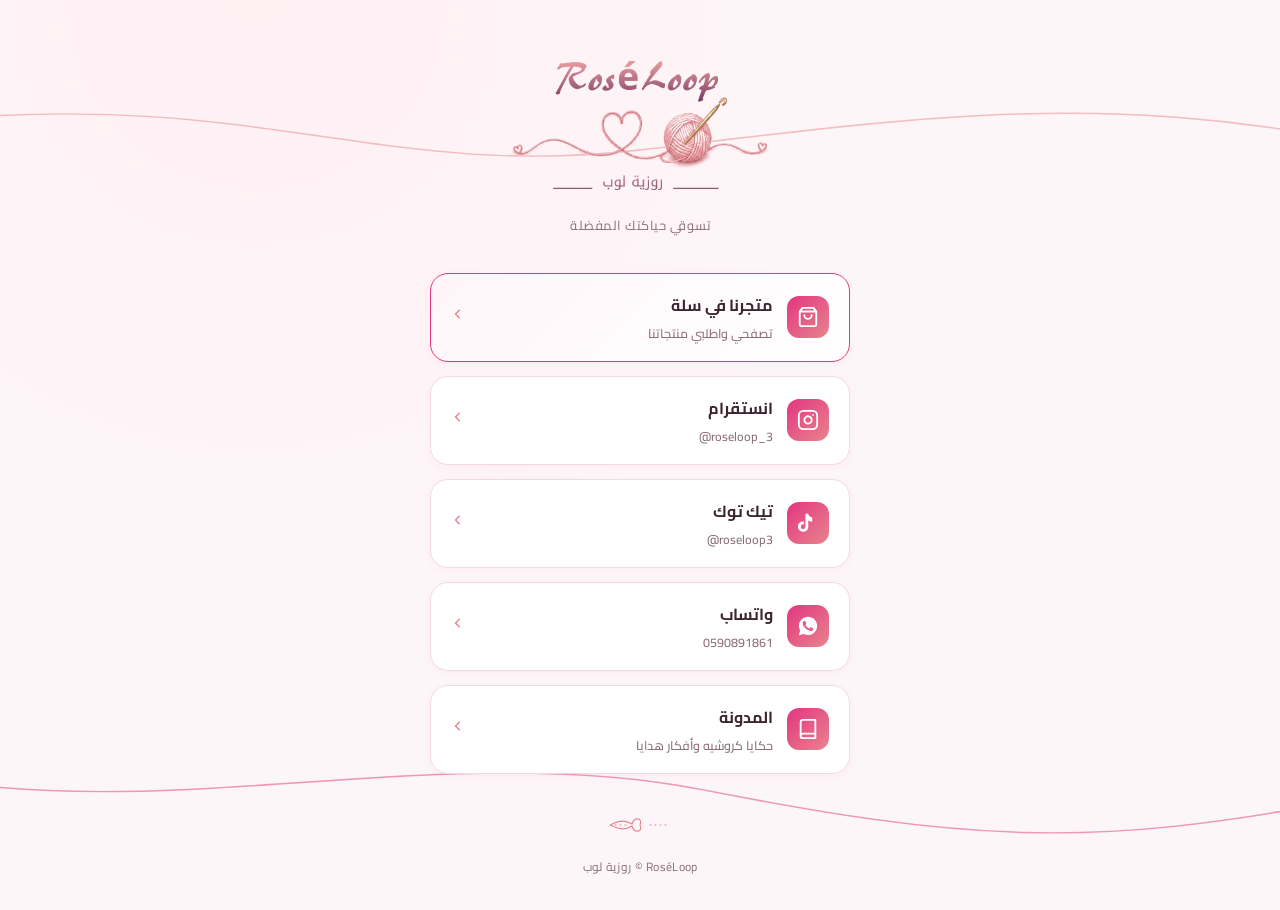
<file: index.html>
<!DOCTYPE html>
<html lang="ar" dir="rtl">
<head>
<script async src="https://www.googletagmanager.com/gtag/js?id=G-4NLNE7TMEF"></script>
<script>
  window.dataLayer = window.dataLayer || [];
  function gtag(){dataLayer.push(arguments);}
  gtag('js', new Date());
  gtag('config', 'G-4NLNE7TMEF');
</script>

<meta charset="UTF-8">
<meta name="viewport" content="width=device-width, initial-scale=1.0">
<title>RoséLoop | روزية لوب</title>
<link rel="preconnect" href="https://fonts.googleapis.com">
<link href="https://fonts.googleapis.com/css2?family=Cairo:wght@400;500;600;700;800&display=swap" rel="stylesheet">
<style>
  :root{
    --pink-deep:#E3367F;
    --pink-soft:#E7848E;
    --bg:#FDF6F8;
    --bg-card:#FFFFFF;
    --ink:#3A2530;
    --ink-soft:#8B6E76;
    --line:#F3D9E1;
  }
  *{box-sizing:border-box; margin:0; padding:0;}
  body{
    font-family:'Cairo', sans-serif;
    background: radial-gradient(circle at 20% 0%, #FFF0F4 0%, var(--bg) 45%);
    color:var(--ink);
    min-height:100vh;
    display:flex;
    flex-direction:column;
    align-items:center;
    padding:48px 20px 32px;
    position:relative;
    overflow-x:hidden;
  }

  /* decorative loop thread across background */
  .thread-bg{
    position:fixed;
    inset:0;
    pointer-events:none;
    z-index:0;
    opacity:0.5;
  }
  .thread-bg svg{width:100%; height:100%;}

  .page{
    position:relative;
    z-index:1;
    width:100%;
    max-width:420px;
    display:flex;
    flex-direction:column;
    align-items:center;
  }

  .logo-wrap{
    display:flex;
    flex-direction:column;
    align-items:center;
    margin-bottom:8px;
    opacity:0;
    animation: riseIn 0.7s ease-out forwards;
  }
  .logo-wrap img{
    width:280px;
    height:auto;
  }

  .tagline{
    font-size:13px;
    color:var(--ink-soft);
    letter-spacing:0.5px;
    margin-top:2px;
    margin-bottom:36px;
    opacity:0;
    animation: riseIn 0.7s ease-out 0.15s forwards;
  }

  .links{
    width:100%;
    display:flex;
    flex-direction:column;
    gap:14px;
  }

  .link-card{
    position:relative;
    display:flex;
    align-items:center;
    gap:14px;
    width:100%;
    padding:16px 20px;
    background:var(--bg-card);
    border:1.5px solid var(--line);
    border-radius:18px;
    text-decoration:none;
    color:var(--ink);
    font-weight:600;
    font-size:16px;
    box-shadow:0 2px 10px rgba(227,54,127,0.05);
    transition: transform 0.22s ease, box-shadow 0.22s ease, border-color 0.22s ease;
    opacity:0;
    animation: riseIn 0.6s ease-out forwards;
    overflow:hidden;
  }
  .link-card:nth-of-type(1){animation-delay:0.28s;}
  .link-card:nth-of-type(2){animation-delay:0.38s;}
  .link-card:nth-of-type(3){animation-delay:0.48s;}
  .link-card:nth-of-type(4){animation-delay:0.58s;}

  .link-card:active{transform:scale(0.98);}
  .link-card:hover{
    transform:translateY(-3px);
    box-shadow:0 10px 24px rgba(227,54,127,0.16);
    border-color:var(--pink-soft);
  }

  .link-card .icon{
    flex-shrink:0;
    width:42px;
    height:42px;
    border-radius:12px;
    display:flex;
    align-items:center;
    justify-content:center;
    background:linear-gradient(135deg, var(--pink-deep), var(--pink-soft));
    color:#fff;
  }
  .link-card .icon svg{width:22px; height:22px;}

  .link-text{display:flex; flex-direction:column; gap:2px;}
  .link-text .label{font-size:16px; font-weight:700;}
  .link-text .sub{font-size:12.5px; color:var(--ink-soft); font-weight:500;}

  .link-card .arrow{
    margin-inline-start:auto;
    color:var(--pink-soft);
    flex-shrink:0;
  }

  /* store card gets a subtle featured style */
  .link-card.store{
    background:linear-gradient(135deg, #FFF5F8, #FFFFFF);
    border-color:var(--pink-deep);
  }

  footer{
    margin-top:44px;
    text-align:center;
    opacity:0;
    animation: riseIn 0.6s ease-out 0.7s forwards;
  }
  footer .heart-divider{
    width:60px;
    height:14px;
    margin:0 auto 14px;
    color:var(--pink-soft);
  }
  footer p{
    font-size:12px;
    color:var(--ink-soft);
    letter-spacing:0.3px;
  }

  @keyframes riseIn{
    from{opacity:0; transform:translateY(14px);}
    to{opacity:1; transform:translateY(0);}
  }

  @media (prefers-reduced-motion: reduce){
    .logo-wrap, .tagline, .link-card, footer{
      animation:none !important;
      opacity:1 !important;
      transform:none !important;
    }
  }

  a:focus-visible, .link-card:focus-visible{
    outline:2.5px solid var(--pink-deep);
    outline-offset:3px;
  }
</style>
</head>
<body>

<div class="thread-bg" aria-hidden="true">
  <svg viewBox="0 0 400 900" preserveAspectRatio="none">
    <path d="M -20 120 C 80 90, 120 180, 200 150 S 340 90, 420 140"
          fill="none" stroke="#E7848E" stroke-width="1.4" stroke-linecap="round"/>
    <path d="M -20 780 C 60 820, 140 740, 220 790 S 340 850, 420 800"
          fill="none" stroke="#E3367F" stroke-width="1.4" stroke-linecap="round"/>
  </svg>
</div>

<div class="page">

  <div class="logo-wrap">
    <img src="[data-uri]" alt="RoséLoop - روزية لوب">
  </div>
  <p class="tagline">تسوقي حياكتك المفضلة</p>

  <nav class="links">

    <a class="link-card store" href="https://salla.sa/roseloop" target="_blank" rel="noopener">
      <span class="icon">
        <svg viewBox="0 0 24 24" fill="none" stroke="currentColor" stroke-width="2" stroke-linecap="round" stroke-linejoin="round"><path d="M6 2 3 6v14a2 2 0 0 0 2 2h14a2 2 0 0 0 2-2V6l-3-4Z"/><path d="M3 6h18"/><path d="M16 10a4 4 0 0 1-8 0"/></svg>
      </span>
      <span class="link-text">
        <span class="label">متجرنا في سلة</span>
        <span class="sub">تصفحي واطلبي منتجاتنا</span>
      </span>
      <span class="arrow">
        <svg width="18" height="18" viewBox="0 0 24 24" fill="none" stroke="currentColor" stroke-width="2" stroke-linecap="round" stroke-linejoin="round"><path d="M11 17 6 12l5-5"/></svg>
      </span>
    </a>

    <a class="link-card" href="https://www.instagram.com/roseloop_3" target="_blank" rel="noopener">
      <span class="icon">
        <svg viewBox="0 0 24 24" fill="none" stroke="currentColor" stroke-width="2" stroke-linecap="round" stroke-linejoin="round"><rect x="2" y="2" width="20" height="20" rx="5"/><path d="M16 11.37A4 4 0 1 1 12.63 8 4 4 0 0 1 16 11.37z"/><line x1="17.5" y1="6.5" x2="17.51" y2="6.5"/></svg>
      </span>
      <span class="link-text">
        <span class="label">انستقرام</span>
        <span class="sub">roseloop_3@</span>
      </span>
      <span class="arrow">
        <svg width="18" height="18" viewBox="0 0 24 24" fill="none" stroke="currentColor" stroke-width="2" stroke-linecap="round" stroke-linejoin="round"><path d="M11 17 6 12l5-5"/></svg>
      </span>
    </a>

    <a class="link-card" href="https://www.tiktok.com/@roseloop3" target="_blank" rel="noopener">
      <span class="icon">
        <svg viewBox="0 0 24 24" fill="currentColor"><path d="M16.6 5.82a4.28 4.28 0 0 1-3.14-1.4A4.34 4.34 0 0 1 12.3 2h-3.1v14.06a2.5 2.5 0 1 1-1.77-2.39V10.4a5.66 5.66 0 1 0 4.87 5.6V9.15a7.4 7.4 0 0 0 4.3 1.38V7.36a4.3 4.3 0 0 1-.1-1.54Z"/></svg>
      </span>
      <span class="link-text">
        <span class="label">تيك توك</span>
        <span class="sub">roseloop3@</span>
      </span>
      <span class="arrow">
        <svg width="18" height="18" viewBox="0 0 24 24" fill="none" stroke="currentColor" stroke-width="2" stroke-linecap="round" stroke-linejoin="round"><path d="M11 17 6 12l5-5"/></svg>
      </span>
    </a>

    <a class="link-card" href="https://wa.me/966590891861" target="_blank" rel="noopener">
      <span class="icon">
        <svg viewBox="0 0 24 24" fill="currentColor"><path d="M12.04 2C6.58 2 2.13 6.45 2.13 11.91c0 1.75.46 3.45 1.32 4.95L2 22l5.28-1.38a9.9 9.9 0 0 0 4.76 1.21h.01c5.46 0 9.9-4.45 9.9-9.92C21.96 6.45 17.51 2 12.04 2Zm5.8 14.1c-.24.68-1.4 1.3-1.94 1.38-.5.08-1.13.11-1.82-.11-.42-.13-.96-.31-1.65-.6-2.91-1.26-4.81-4.19-4.96-4.39-.14-.2-1.19-1.58-1.19-3.02s.75-2.14 1.02-2.44c.26-.29.57-.36.76-.36.19 0 .38 0 .55.01.18.01.42-.07.65.5.24.58.81 2 .88 2.15.07.15.12.32.02.51-.09.2-.14.32-.28.49-.14.17-.29.38-.42.51-.14.14-.28.29-.12.57.16.29.71 1.18 1.53 1.92 1.05.94 1.94 1.24 2.22 1.38.29.14.45.12.62-.07.17-.2.71-.83.9-1.11.19-.29.38-.24.63-.15.26.1 1.65.78 1.94.92.28.14.47.21.53.33.07.12.07.68-.17 1.36Z"/></svg>
      </span>
      <span class="link-text">
        <span class="label">واتساب</span>
        <span class="sub" dir="ltr" style="unicode-bidi:isolate;">0590891861</span>
      </span>
      <span class="arrow">
        <svg width="18" height="18" viewBox="0 0 24 24" fill="none" stroke="currentColor" stroke-width="2" stroke-linecap="round" stroke-linejoin="round"><path d="M11 17 6 12l5-5"/></svg>
      </span>
    </a>

    <a class="link-card" href="blog/index.html">
      <span class="icon">
        <svg viewBox="0 0 24 24" fill="none" stroke="currentColor" stroke-width="2" stroke-linecap="round" stroke-linejoin="round"><path d="M4 19.5A2.5 2.5 0 0 1 6.5 17H20"/><path d="M6.5 2H20v20H6.5A2.5 2.5 0 0 1 4 19.5v-15A2.5 2.5 0 0 1 6.5 2z"/></svg>
      </span>
      <span class="link-text">
        <span class="label">المدونة</span>
        <span class="sub">حكايا كروشيه وأفكار هدايا</span>
      </span>
      <span class="arrow">
        <svg width="18" height="18" viewBox="0 0 24 24" fill="none" stroke="currentColor" stroke-width="2" stroke-linecap="round" stroke-linejoin="round"><path d="M11 17 6 12l5-5"/></svg>
      </span>
    </a>

  </nav>

  <footer>
    <svg class="heart-divider" viewBox="0 0 60 14" fill="none" xmlns="http://www.w3.org/2000/svg">
      <path d="M0 7 C10 2, 15 2, 22 6 C24 -1, 33 -1, 30 7 C33 -1, 24 -1, 22 6 C15 2, 10 2, 0 7 C10 12, 15 12, 22 8 C24 15, 33 15, 30 7 C33 15, 24 15, 22 8 C15 12, 10 12, 0 7 Z"
        stroke="currentColor" stroke-width="1.1" fill="none" stroke-linecap="round"/>
      <path d="M40 7h20" stroke="currentColor" stroke-width="1" stroke-linecap="round" stroke-dasharray="1 4"/>
      <path d="M0 7h20" stroke="currentColor" stroke-width="1" stroke-linecap="round" stroke-dasharray="1 4"/>
    </svg>
    <p>RoséLoop © روزية لوب</p>
  </footer>

</div>

</body>
</html>
</file>
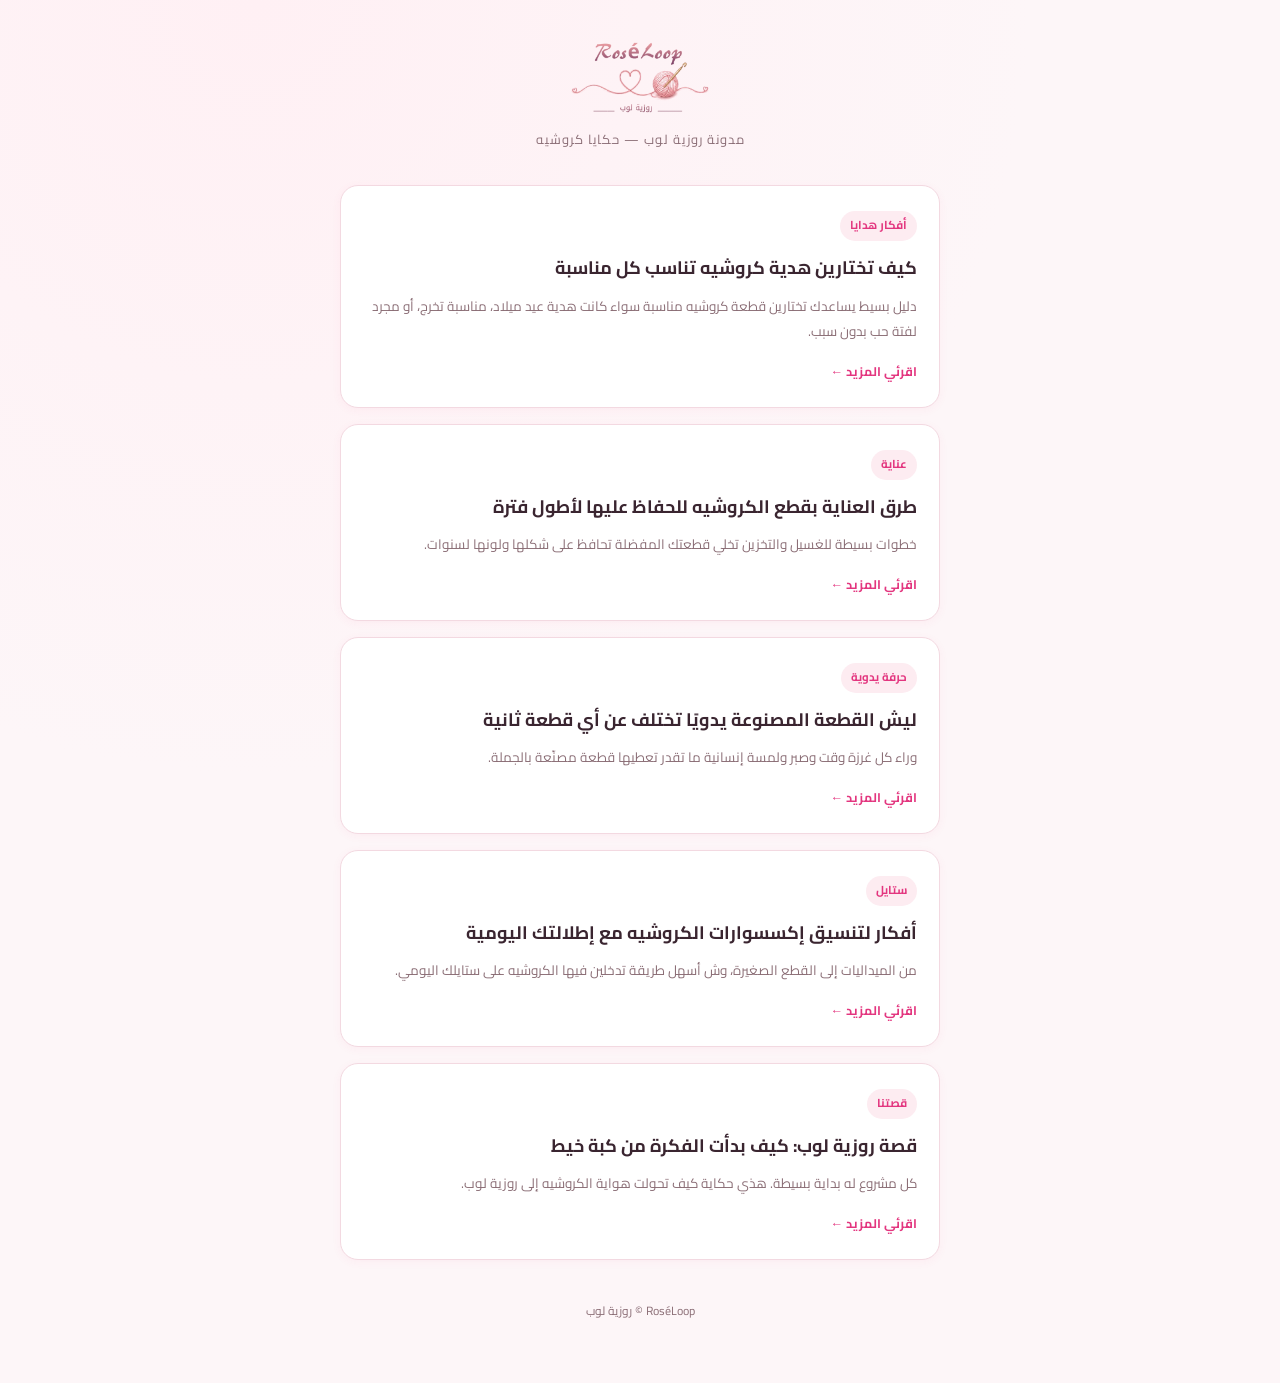
<file: blog/index.html>
<!DOCTYPE html>
<html lang="ar" dir="rtl">
<head>
<script async src="https://www.googletagmanager.com/gtag/js?id=G-4NLNE7TMEF"></script>
<script>
  window.dataLayer = window.dataLayer || [];
  function gtag(){dataLayer.push(arguments);}
  gtag('js', new Date());
  gtag('config', 'G-4NLNE7TMEF');
</script>

<meta charset="UTF-8">
<meta name="viewport" content="width=device-width, initial-scale=1.0">
<title>مدونة RoséLoop | روزية لوب</title>
<link rel="stylesheet" href="style.css">
</head>
<body>
<div class="wrap">

  <header class="site-header">
    <a class="home-link" href="../index.html">
      <img src="logo-mini.png" alt="RoséLoop">
    </a>
  </header>
  <p class="blog-label">مدونة روزية لوب — حكايا كروشيه</p>

  <div class="post-list">

    <a class="post-card" href="post-1.html">
      <span class="tag">أفكار هدايا</span>
      <h2>كيف تختارين هدية كروشيه تناسب كل مناسبة</h2>
      <p>دليل بسيط يساعدك تختارين قطعة كروشيه مناسبة سواء كانت هدية عيد ميلاد، مناسبة تخرج، أو مجرد لفتة حب بدون سبب.</p>
      <span class="read-more">اقرئي المزيد ←</span>
    </a>

    <a class="post-card" href="post-2.html">
      <span class="tag">عناية</span>
      <h2>طرق العناية بقطع الكروشيه للحفاظ عليها لأطول فترة</h2>
      <p>خطوات بسيطة للغسيل والتخزين تخلي قطعتك المفضلة تحافظ على شكلها ولونها لسنوات.</p>
      <span class="read-more">اقرئي المزيد ←</span>
    </a>

    <a class="post-card" href="post-3.html">
      <span class="tag">حرفة يدوية</span>
      <h2>ليش القطعة المصنوعة يدويًا تختلف عن أي قطعة ثانية</h2>
      <p>وراء كل غرزة وقت وصبر ولمسة إنسانية ما تقدر تعطيها قطعة مصنّعة بالجملة.</p>
      <span class="read-more">اقرئي المزيد ←</span>
    </a>

    <a class="post-card" href="post-4.html">
      <span class="tag">ستايل</span>
      <h2>أفكار لتنسيق إكسسوارات الكروشيه مع إطلالتك اليومية</h2>
      <p>من الميداليات إلى القطع الصغيرة، وش أسهل طريقة تدخلين فيها الكروشيه على ستايلك اليومي.</p>
      <span class="read-more">اقرئي المزيد ←</span>
    </a>

    <a class="post-card" href="post-5.html">
      <span class="tag">قصتنا</span>
      <h2>قصة روزية لوب: كيف بدأت الفكرة من كبة خيط</h2>
      <p>كل مشروع له بداية بسيطة. هذي حكاية كيف تحولت هواية الكروشيه إلى روزية لوب.</p>
      <span class="read-more">اقرئي المزيد ←</span>
    </a>

  </div>

  <footer class="site-footer">
    <p>RoséLoop © روزية لوب</p>
  </footer>

</div>
</body>
</html>
</file>
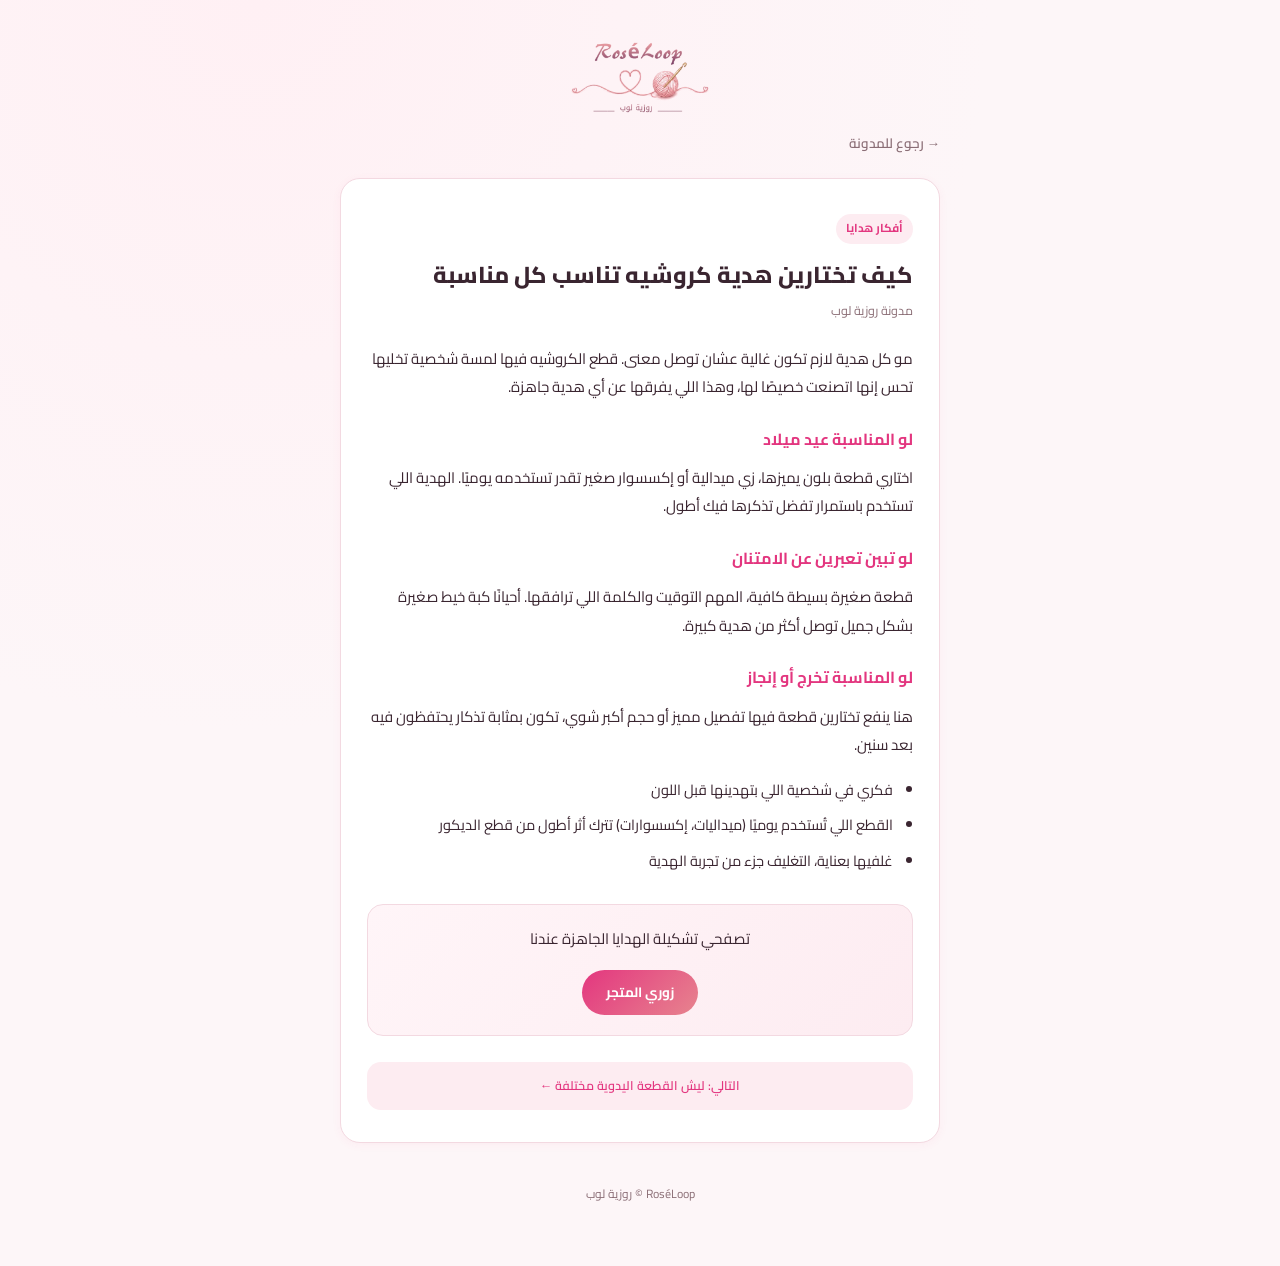
<file: blog/post-1.html>
<!DOCTYPE html>
<html lang="ar" dir="rtl">
<head>
<script async src="https://www.googletagmanager.com/gtag/js?id=G-4NLNE7TMEF"></script>
<script>
  window.dataLayer = window.dataLayer || [];
  function gtag(){dataLayer.push(arguments);}
  gtag('js', new Date());
  gtag('config', 'G-4NLNE7TMEF');
</script>

<meta charset="UTF-8">
<meta name="viewport" content="width=device-width, initial-scale=1.0">
<title>كيف تختارين هدية كروشيه تناسب كل مناسبة | RoséLoop</title>
<link rel="stylesheet" href="style.css">
</head>
<body>
<div class="wrap">

  <header class="site-header">
    <a class="home-link" href="../index.html">
      <img src="logo-mini.png" alt="RoséLoop">
    </a>
  </header>

  <a class="back-link" href="index.html">→ رجوع للمدونة</a>

  <article class="post">
    <span class="tag">أفكار هدايا</span>
    <h1>كيف تختارين هدية كروشيه تناسب كل مناسبة</h1>
    <p class="meta">مدونة روزية لوب</p>

    <p>مو كل هدية لازم تكون غالية عشان توصل معنى. قطع الكروشيه فيها لمسة شخصية تخليها تحس إنها اتصنعت خصيصًا لها، وهذا اللي يفرقها عن أي هدية جاهزة.</p>

    <h3>لو المناسبة عيد ميلاد</h3>
    <p>اختاري قطعة بلون يميزها، زي ميدالية أو إكسسوار صغير تقدر تستخدمه يوميًا. الهدية اللي تستخدم باستمرار تفضل تذكرها فيك أطول.</p>

    <h3>لو تبين تعبرين عن الامتنان</h3>
    <p>قطعة صغيرة بسيطة كافية، المهم التوقيت والكلمة اللي ترافقها. أحيانًا كبة خيط صغيرة بشكل جميل توصل أكثر من هدية كبيرة.</p>

    <h3>لو المناسبة تخرج أو إنجاز</h3>
    <p>هنا ينفع تختارين قطعة فيها تفصيل مميز أو حجم أكبر شوي، تكون بمثابة تذكار يحتفظون فيه بعد سنين.</p>

    <ul>
      <li>فكري في شخصية اللي بتهدينها قبل اللون</li>
      <li>القطع اللي تُستخدم يوميًا (ميداليات، إكسسوارات) تترك أثر أطول من قطع الديكور</li>
      <li>غلفيها بعناية، التغليف جزء من تجربة الهدية</li>
    </ul>

    <div class="cta-box">
      <p>تصفحي تشكيلة الهدايا الجاهزة عندنا</p>
      <a class="btn" href="https://salla.sa/roseloop" target="_blank" rel="noopener">زوري المتجر</a>
    </div>

    <div class="related-nav">
      <a href="post-3.html">التالي: ليش القطعة اليدوية مختلفة ←</a>
    </div>
  </article>

  <footer class="site-footer">
    <p>RoséLoop © روزية لوب</p>
  </footer>

</div>
</body>
</html>
</file>
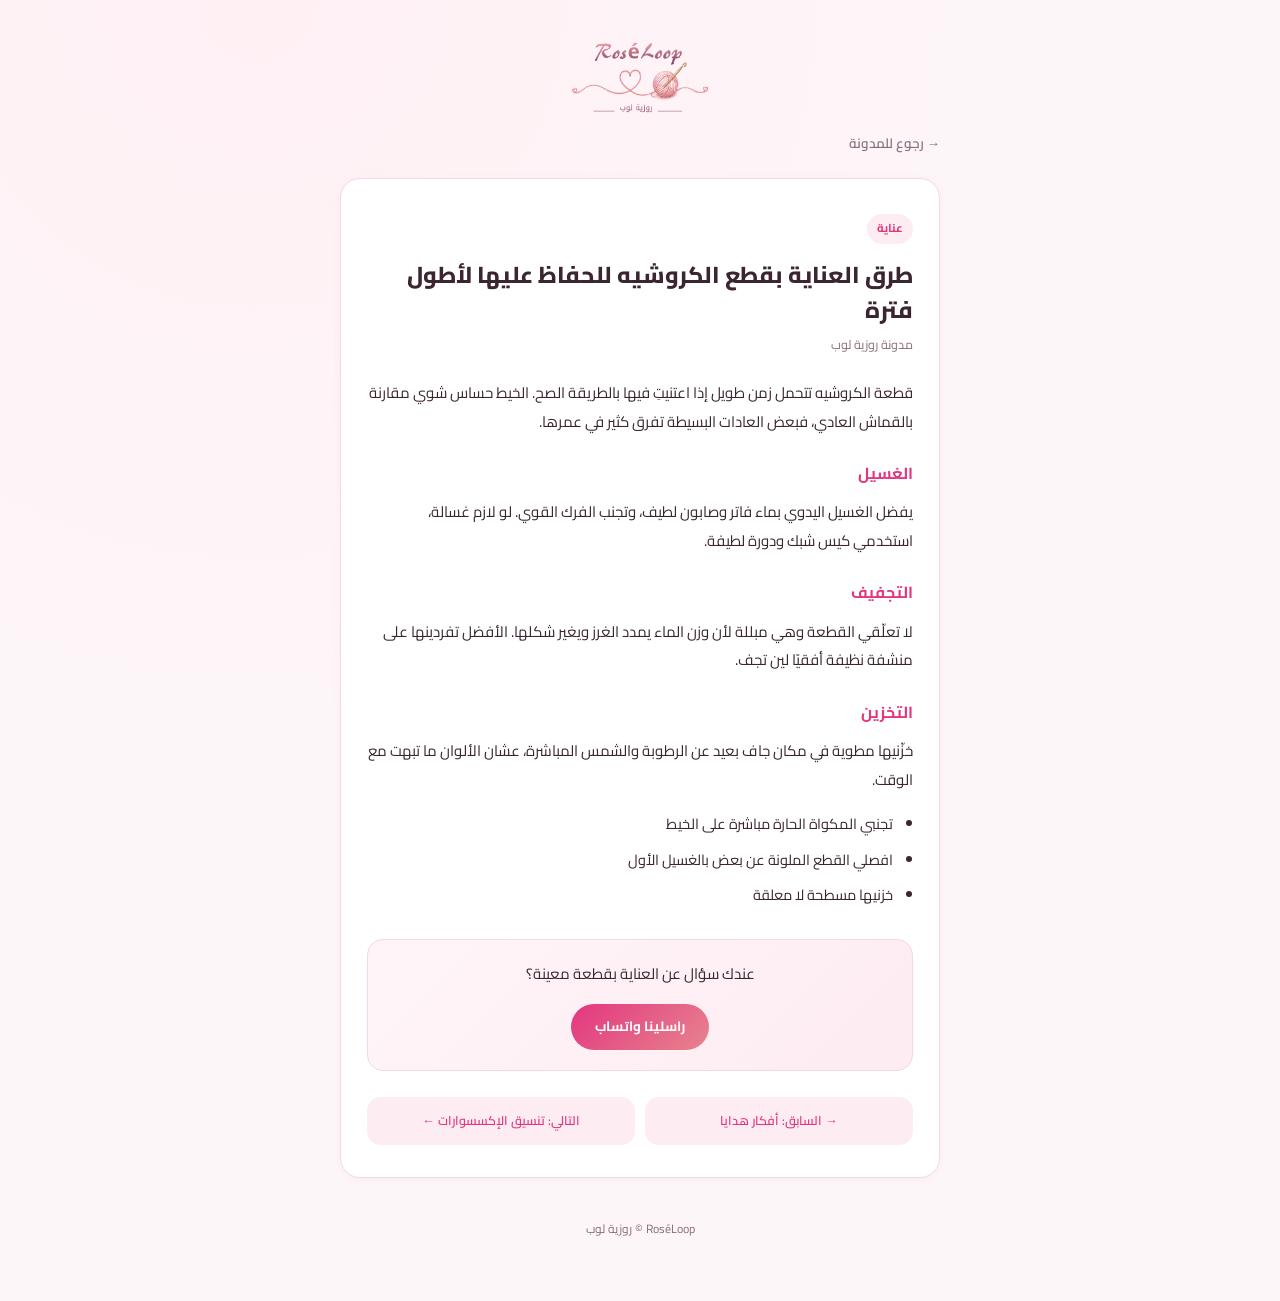
<file: blog/post-2.html>
<!DOCTYPE html>
<html lang="ar" dir="rtl">
<head>
<script async src="https://www.googletagmanager.com/gtag/js?id=G-4NLNE7TMEF"></script>
<script>
  window.dataLayer = window.dataLayer || [];
  function gtag(){dataLayer.push(arguments);}
  gtag('js', new Date());
  gtag('config', 'G-4NLNE7TMEF');
</script>

<meta charset="UTF-8">
<meta name="viewport" content="width=device-width, initial-scale=1.0">
<title>طرق العناية بقطع الكروشيه | RoséLoop</title>
<link rel="stylesheet" href="style.css">
</head>
<body>
<div class="wrap">

  <header class="site-header">
    <a class="home-link" href="../index.html">
      <img src="logo-mini.png" alt="RoséLoop">
    </a>
  </header>

  <a class="back-link" href="index.html">→ رجوع للمدونة</a>

  <article class="post">
    <span class="tag">عناية</span>
    <h1>طرق العناية بقطع الكروشيه للحفاظ عليها لأطول فترة</h1>
    <p class="meta">مدونة روزية لوب</p>

    <p>قطعة الكروشيه تتحمل زمن طويل إذا اعتنيتِ فيها بالطريقة الصح. الخيط حساس شوي مقارنة بالقماش العادي، فبعض العادات البسيطة تفرق كثير في عمرها.</p>

    <h3>الغسيل</h3>
    <p>يفضل الغسيل اليدوي بماء فاتر وصابون لطيف، وتجنب الفرك القوي. لو لازم غسالة، استخدمي كيس شبك ودورة لطيفة.</p>

    <h3>التجفيف</h3>
    <p>لا تعلّقي القطعة وهي مبللة لأن وزن الماء يمدد الغرز ويغير شكلها. الأفضل تفردينها على منشفة نظيفة أفقيًا لين تجف.</p>

    <h3>التخزين</h3>
    <p>خزّنيها مطوية في مكان جاف بعيد عن الرطوبة والشمس المباشرة، عشان الألوان ما تبهت مع الوقت.</p>

    <ul>
      <li>تجنبي المكواة الحارة مباشرة على الخيط</li>
      <li>افصلي القطع الملونة عن بعض بالغسيل الأول</li>
      <li>خزنيها مسطحة لا معلقة</li>
    </ul>

    <div class="cta-box">
      <p>عندك سؤال عن العناية بقطعة معينة؟</p>
      <a class="btn" href="https://wa.me/966590891861" target="_blank" rel="noopener">راسلينا واتساب</a>
    </div>

    <div class="related-nav">
      <a href="post-1.html">→ السابق: أفكار هدايا</a>
      <a href="post-4.html">التالي: تنسيق الإكسسوارات ←</a>
    </div>
  </article>

  <footer class="site-footer">
    <p>RoséLoop © روزية لوب</p>
  </footer>

</div>
</body>
</html>
</file>
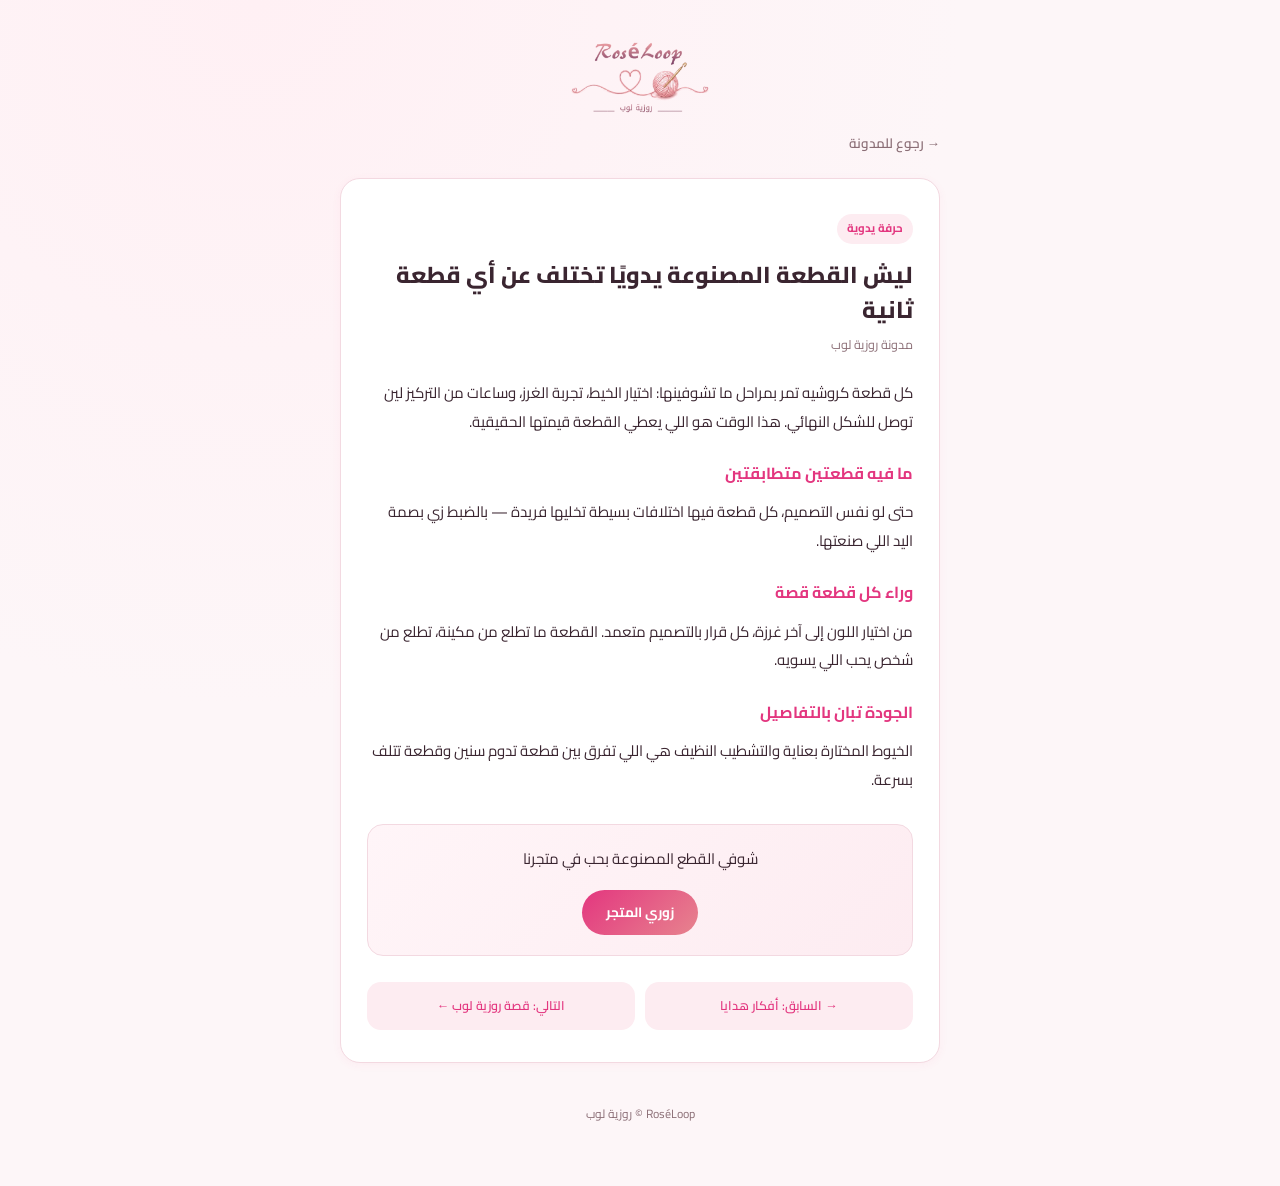
<file: blog/post-3.html>
<!DOCTYPE html>
<html lang="ar" dir="rtl">
<head>
<script async src="https://www.googletagmanager.com/gtag/js?id=G-4NLNE7TMEF"></script>
<script>
  window.dataLayer = window.dataLayer || [];
  function gtag(){dataLayer.push(arguments);}
  gtag('js', new Date());
  gtag('config', 'G-4NLNE7TMEF');
</script>

<meta charset="UTF-8">
<meta name="viewport" content="width=device-width, initial-scale=1.0">
<title>ليش القطعة اليدوية تختلف عن أي قطعة ثانية | RoséLoop</title>
<link rel="stylesheet" href="style.css">
</head>
<body>
<div class="wrap">

  <header class="site-header">
    <a class="home-link" href="../index.html">
      <img src="logo-mini.png" alt="RoséLoop">
    </a>
  </header>

  <a class="back-link" href="index.html">→ رجوع للمدونة</a>

  <article class="post">
    <span class="tag">حرفة يدوية</span>
    <h1>ليش القطعة المصنوعة يدويًا تختلف عن أي قطعة ثانية</h1>
    <p class="meta">مدونة روزية لوب</p>

    <p>كل قطعة كروشيه تمر بمراحل ما تشوفينها: اختيار الخيط، تجربة الغرز، وساعات من التركيز لين توصل للشكل النهائي. هذا الوقت هو اللي يعطي القطعة قيمتها الحقيقية.</p>

    <h3>ما فيه قطعتين متطابقتين</h3>
    <p>حتى لو نفس التصميم، كل قطعة فيها اختلافات بسيطة تخليها فريدة — بالضبط زي بصمة اليد اللي صنعتها.</p>

    <h3>وراء كل قطعة قصة</h3>
    <p>من اختيار اللون إلى آخر غرزة، كل قرار بالتصميم متعمد. القطعة ما تطلع من مكينة، تطلع من شخص يحب اللي يسويه.</p>

    <h3>الجودة تبان بالتفاصيل</h3>
    <p>الخيوط المختارة بعناية والتشطيب النظيف هي اللي تفرق بين قطعة تدوم سنين وقطعة تتلف بسرعة.</p>

    <div class="cta-box">
      <p>شوفي القطع المصنوعة بحب في متجرنا</p>
      <a class="btn" href="https://salla.sa/roseloop" target="_blank" rel="noopener">زوري المتجر</a>
    </div>

    <div class="related-nav">
      <a href="post-1.html">→ السابق: أفكار هدايا</a>
      <a href="post-5.html">التالي: قصة روزية لوب ←</a>
    </div>
  </article>

  <footer class="site-footer">
    <p>RoséLoop © روزية لوب</p>
  </footer>

</div>
</body>
</html>
</file>
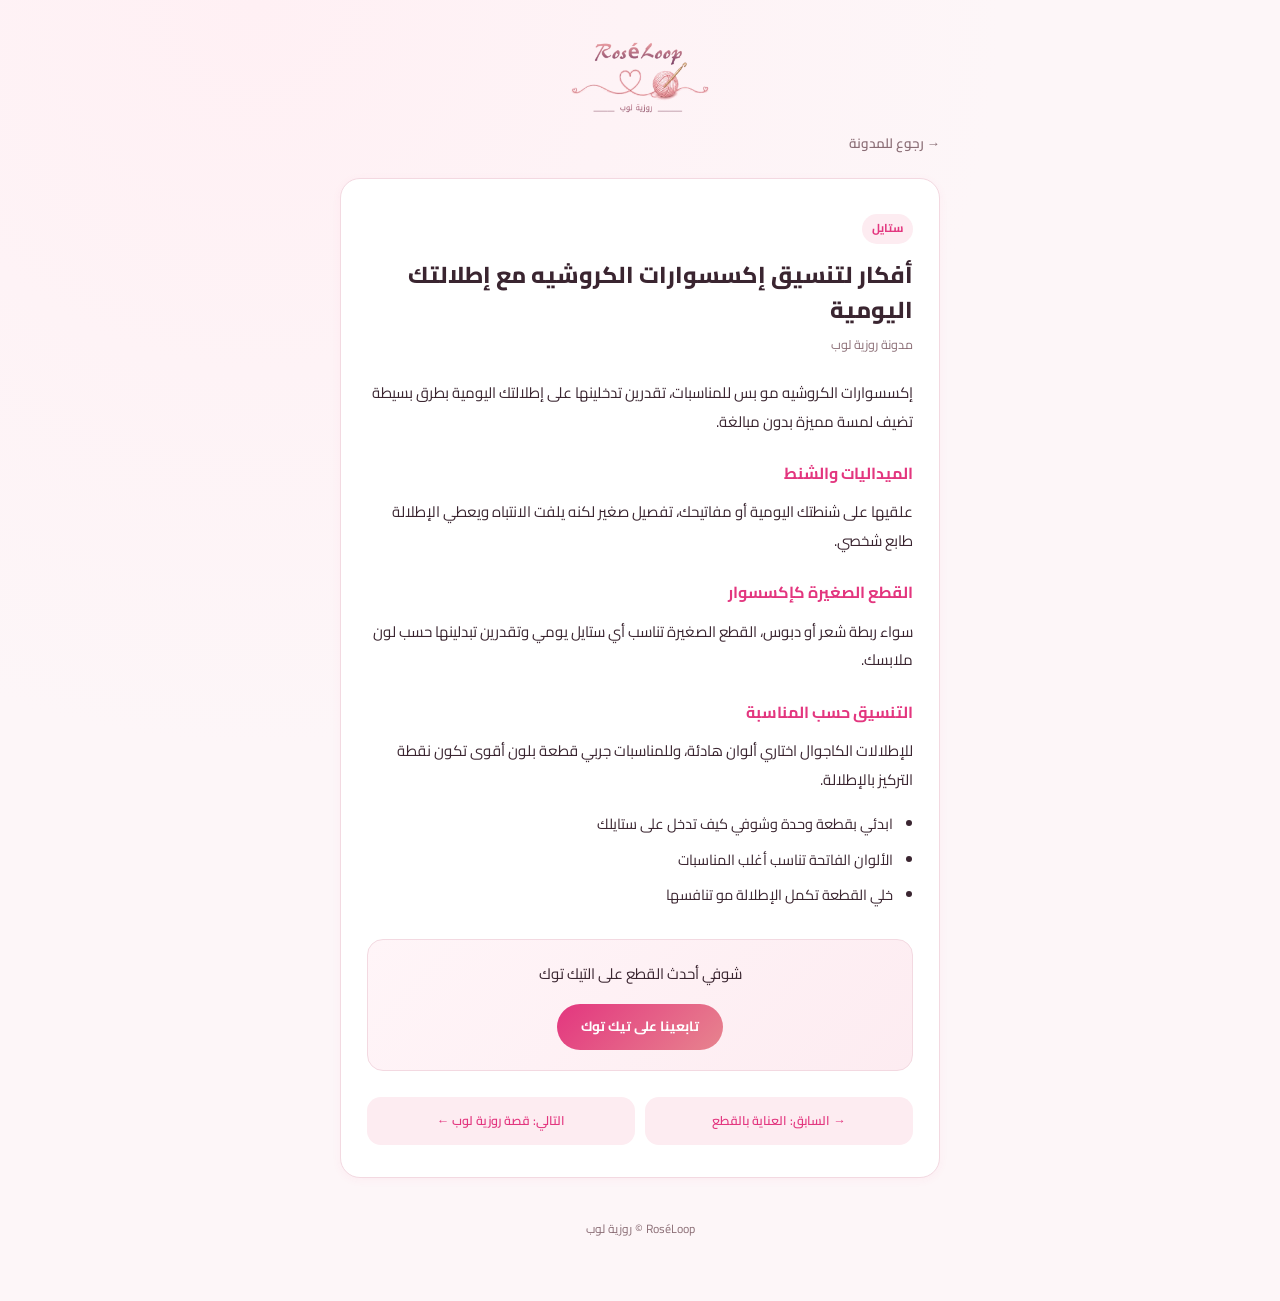
<file: blog/post-4.html>
<!DOCTYPE html>
<html lang="ar" dir="rtl">
<head>
<script async src="https://www.googletagmanager.com/gtag/js?id=G-4NLNE7TMEF"></script>
<script>
  window.dataLayer = window.dataLayer || [];
  function gtag(){dataLayer.push(arguments);}
  gtag('js', new Date());
  gtag('config', 'G-4NLNE7TMEF');
</script>

<meta charset="UTF-8">
<meta name="viewport" content="width=device-width, initial-scale=1.0">
<title>أفكار لتنسيق إكسسوارات الكروشيه | RoséLoop</title>
<link rel="stylesheet" href="style.css">
</head>
<body>
<div class="wrap">

  <header class="site-header">
    <a class="home-link" href="../index.html">
      <img src="logo-mini.png" alt="RoséLoop">
    </a>
  </header>

  <a class="back-link" href="index.html">→ رجوع للمدونة</a>

  <article class="post">
    <span class="tag">ستايل</span>
    <h1>أفكار لتنسيق إكسسوارات الكروشيه مع إطلالتك اليومية</h1>
    <p class="meta">مدونة روزية لوب</p>

    <p>إكسسوارات الكروشيه مو بس للمناسبات، تقدرين تدخلينها على إطلالتك اليومية بطرق بسيطة تضيف لمسة مميزة بدون مبالغة.</p>

    <h3>الميداليات والشنط</h3>
    <p>علقيها على شنطتك اليومية أو مفاتيحك، تفصيل صغير لكنه يلفت الانتباه ويعطي الإطلالة طابع شخصي.</p>

    <h3>القطع الصغيرة كإكسسوار</h3>
    <p>سواء ربطة شعر أو دبوس، القطع الصغيرة تناسب أي ستايل يومي وتقدرين تبدلينها حسب لون ملابسك.</p>

    <h3>التنسيق حسب المناسبة</h3>
    <p>للإطلالات الكاجوال اختاري ألوان هادئة، وللمناسبات جربي قطعة بلون أقوى تكون نقطة التركيز بالإطلالة.</p>

    <ul>
      <li>ابدئي بقطعة وحدة وشوفي كيف تدخل على ستايلك</li>
      <li>الألوان الفاتحة تناسب أغلب المناسبات</li>
      <li>خلي القطعة تكمل الإطلالة مو تنافسها</li>
    </ul>

    <div class="cta-box">
      <p>شوفي أحدث القطع على التيك توك</p>
      <a class="btn" href="https://www.tiktok.com/@roseloop3" target="_blank" rel="noopener">تابعينا على تيك توك</a>
    </div>

    <div class="related-nav">
      <a href="post-2.html">→ السابق: العناية بالقطع</a>
      <a href="post-5.html">التالي: قصة روزية لوب ←</a>
    </div>
  </article>

  <footer class="site-footer">
    <p>RoséLoop © روزية لوب</p>
  </footer>

</div>
</body>
</html>
</file>
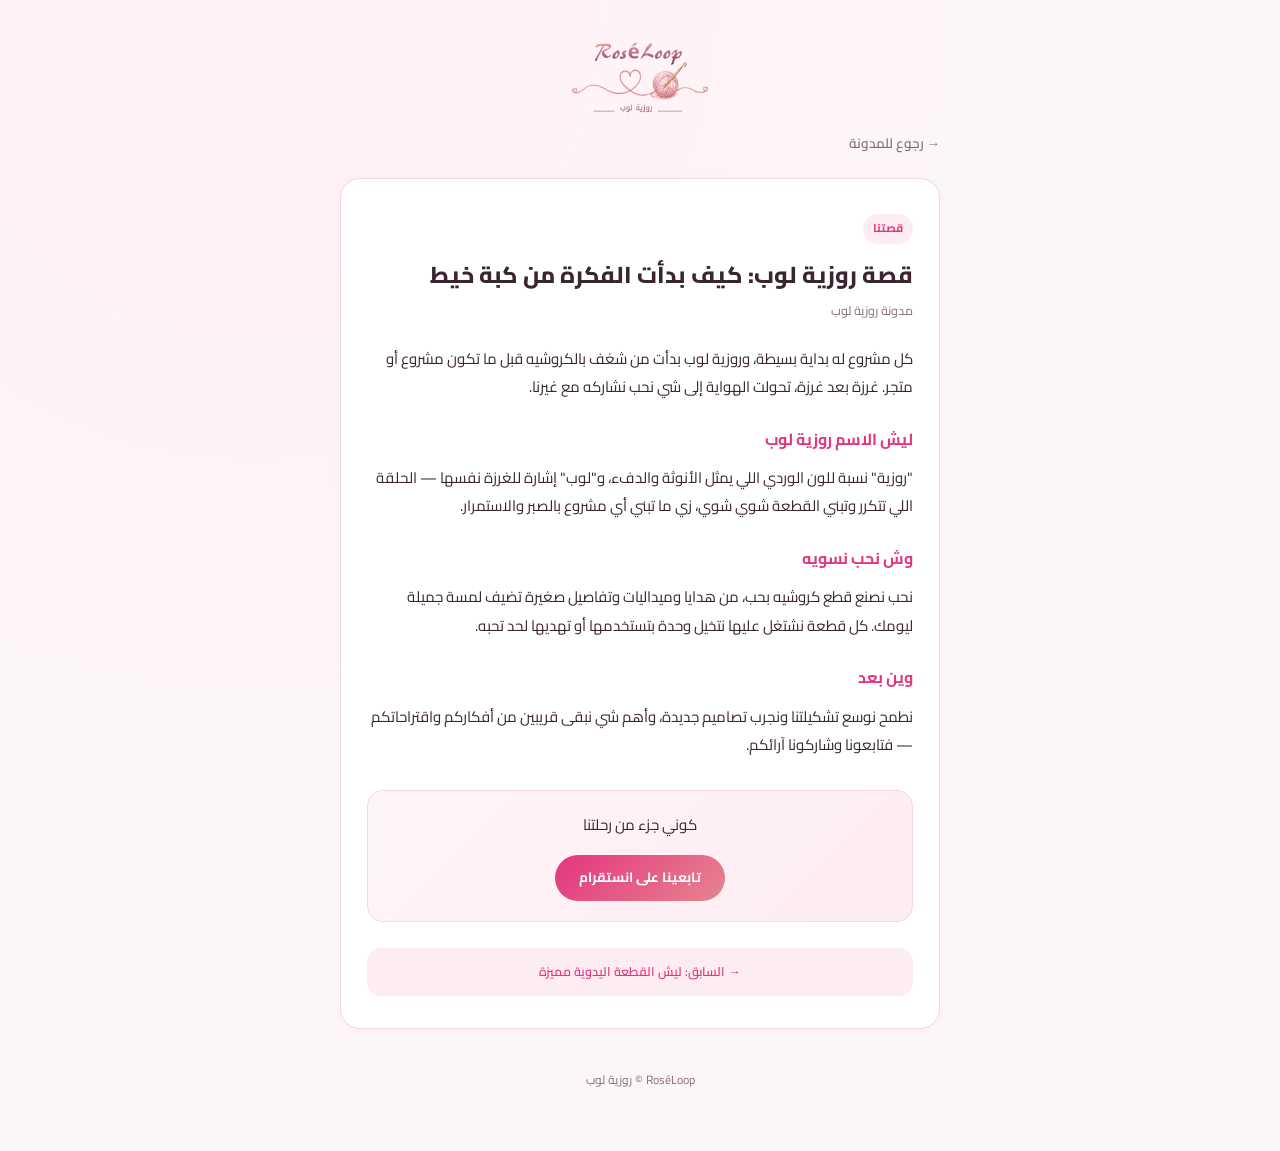
<file: blog/post-5.html>
<!DOCTYPE html>
<html lang="ar" dir="rtl">
<head>
<script async src="https://www.googletagmanager.com/gtag/js?id=G-4NLNE7TMEF"></script>
<script>
  window.dataLayer = window.dataLayer || [];
  function gtag(){dataLayer.push(arguments);}
  gtag('js', new Date());
  gtag('config', 'G-4NLNE7TMEF');
</script>

<meta charset="UTF-8">
<meta name="viewport" content="width=device-width, initial-scale=1.0">
<title>قصة روزية لوب | RoséLoop</title>
<link rel="stylesheet" href="style.css">
</head>
<body>
<div class="wrap">

  <header class="site-header">
    <a class="home-link" href="../index.html">
      <img src="logo-mini.png" alt="RoséLoop">
    </a>
  </header>

  <a class="back-link" href="index.html">→ رجوع للمدونة</a>

  <article class="post">
    <span class="tag">قصتنا</span>
    <h1>قصة روزية لوب: كيف بدأت الفكرة من كبة خيط</h1>
    <p class="meta">مدونة روزية لوب</p>

    <p>كل مشروع له بداية بسيطة، وروزية لوب بدأت من شغف بالكروشيه قبل ما تكون مشروع أو متجر. غرزة بعد غرزة، تحولت الهواية إلى شي نحب نشاركه مع غيرنا.</p>

    <h3>ليش الاسم روزية لوب</h3>
    <p>"روزية" نسبة للون الوردي اللي يمثل الأنوثة والدفء، و"لوب" إشارة للغرزة نفسها — الحلقة اللي تتكرر وتبني القطعة شوي شوي، زي ما تبني أي مشروع بالصبر والاستمرار.</p>

    <h3>وش نحب نسويه</h3>
    <p>نحب نصنع قطع كروشيه بحب، من هدايا وميداليات وتفاصيل صغيرة تضيف لمسة جميلة ليومك. كل قطعة نشتغل عليها نتخيل وحدة بتستخدمها أو تهديها لحد تحبه.</p>

    <h3>وين بعد</h3>
    <p>نطمح نوسع تشكيلتنا ونجرب تصاميم جديدة، وأهم شي نبقى قريبين من أفكاركم واقتراحاتكم — فتابعونا وشاركونا آرائكم.</p>

    <div class="cta-box">
      <p>كوني جزء من رحلتنا</p>
      <a class="btn" href="https://www.instagram.com/roseloop_3" target="_blank" rel="noopener">تابعينا على انستقرام</a>
    </div>

    <div class="related-nav">
      <a href="post-3.html">→ السابق: ليش القطعة اليدوية مميزة</a>
    </div>
  </article>

  <footer class="site-footer">
    <p>RoséLoop © روزية لوب</p>
  </footer>

</div>
</body>
</html>
</file>
<file: blog/style.css>
@import url('https://fonts.googleapis.com/css2?family=Cairo:wght@400;500;600;700;800&display=swap');

:root{
  --pink-deep:#E3367F;
  --pink-soft:#E7848E;
  --bg:#FDF6F8;
  --bg-card:#FFFFFF;
  --ink:#3A2530;
  --ink-soft:#8B6E76;
  --line:#F3D9E1;
}
*{box-sizing:border-box; margin:0; padding:0;}
body{
  font-family:'Cairo', sans-serif;
  background: radial-gradient(circle at 20% 0%, #FFF0F4 0%, var(--bg) 45%);
  color:var(--ink);
  min-height:100vh;
  line-height:1.9;
}

.wrap{
  max-width:640px;
  margin:0 auto;
  padding:36px 20px 60px;
}

header.site-header{
  display:flex;
  flex-direction:column;
  align-items:center;
  margin-bottom:8px;
  text-decoration:none;
}
header.site-header img{width:150px; height:auto;}
header.site-header .home-link{
  display:flex;
  flex-direction:column;
  align-items:center;
  text-decoration:none;
}

.blog-label{
  text-align:center;
  color:var(--ink-soft);
  font-size:13px;
  letter-spacing:1px;
  margin-bottom:34px;
}

/* ===== index / listing page ===== */
.post-list{
  display:flex;
  flex-direction:column;
  gap:16px;
}
.post-card{
  display:block;
  background:var(--bg-card);
  border:1.5px solid var(--line);
  border-radius:18px;
  padding:22px 22px;
  text-decoration:none;
  color:var(--ink);
  box-shadow:0 2px 10px rgba(227,54,127,0.05);
  transition: transform 0.22s ease, box-shadow 0.22s ease, border-color 0.22s ease;
}
.post-card:hover{
  transform:translateY(-3px);
  box-shadow:0 10px 24px rgba(227,54,127,0.14);
  border-color:var(--pink-soft);
}
.post-card .tag{
  display:inline-block;
  font-size:11.5px;
  font-weight:700;
  color:var(--pink-deep);
  background:#FDECF1;
  padding:4px 10px;
  border-radius:20px;
  margin-bottom:10px;
}
.post-card h2{
  font-size:18px;
  font-weight:700;
  margin-bottom:8px;
}
.post-card p{
  font-size:13.5px;
  color:var(--ink-soft);
  margin-bottom:10px;
}
.post-card .read-more{
  font-size:12.5px;
  font-weight:700;
  color:var(--pink-deep);
  display:inline-flex;
  align-items:center;
  gap:4px;
}

/* ===== single article page ===== */
article.post{
  background:var(--bg-card);
  border:1.5px solid var(--line);
  border-radius:20px;
  padding:32px 26px;
  box-shadow:0 2px 10px rgba(227,54,127,0.05);
}
article.post .tag{
  display:inline-block;
  font-size:11.5px;
  font-weight:700;
  color:var(--pink-deep);
  background:#FDECF1;
  padding:4px 10px;
  border-radius:20px;
  margin-bottom:14px;
}
article.post h1{
  font-size:23px;
  font-weight:800;
  margin-bottom:6px;
  line-height:1.5;
}
article.post .meta{
  font-size:12.5px;
  color:var(--ink-soft);
  margin-bottom:22px;
}
article.post p{
  font-size:15px;
  margin-bottom:16px;
  color:var(--ink);
}
article.post h3{
  font-size:16px;
  color:var(--pink-deep);
  margin:22px 0 10px;
}
article.post ul{
  margin:0 0 16px;
  padding-inline-start:20px;
}
article.post li{
  font-size:14.5px;
  margin-bottom:8px;
}

.back-link{
  display:inline-flex;
  align-items:center;
  gap:6px;
  margin-bottom:22px;
  font-size:13.5px;
  font-weight:600;
  color:var(--ink-soft);
  text-decoration:none;
}
.back-link:hover{color:var(--pink-deep);}

.cta-box{
  margin-top:30px;
  padding:20px;
  border-radius:16px;
  background:linear-gradient(135deg, #FFF5F8, #FDECF1);
  border:1.5px solid var(--line);
  text-align:center;
}
.cta-box p{margin-bottom:12px; font-size:14px; color:var(--ink);}
.cta-box .btn{
  display:inline-block;
  padding:10px 24px;
  background:linear-gradient(135deg, var(--pink-deep), var(--pink-soft));
  color:#fff;
  border-radius:30px;
  text-decoration:none;
  font-weight:700;
  font-size:13.5px;
}

footer.site-footer{
  text-align:center;
  margin-top:40px;
  font-size:12px;
  color:var(--ink-soft);
}

.divider{
  width:60px;
  height:1px;
  background:var(--line);
  margin:30px auto;
}

.related-nav{
  display:flex;
  justify-content:space-between;
  gap:10px;
  margin-top:26px;
}
.related-nav a{
  flex:1;
  font-size:12.5px;
  font-weight:600;
  color:var(--pink-deep);
  text-decoration:none;
  background:#FDECF1;
  padding:12px 14px;
  border-radius:14px;
  text-align:center;
}
.related-nav a:hover{background:#FADCE5;}
</file>
